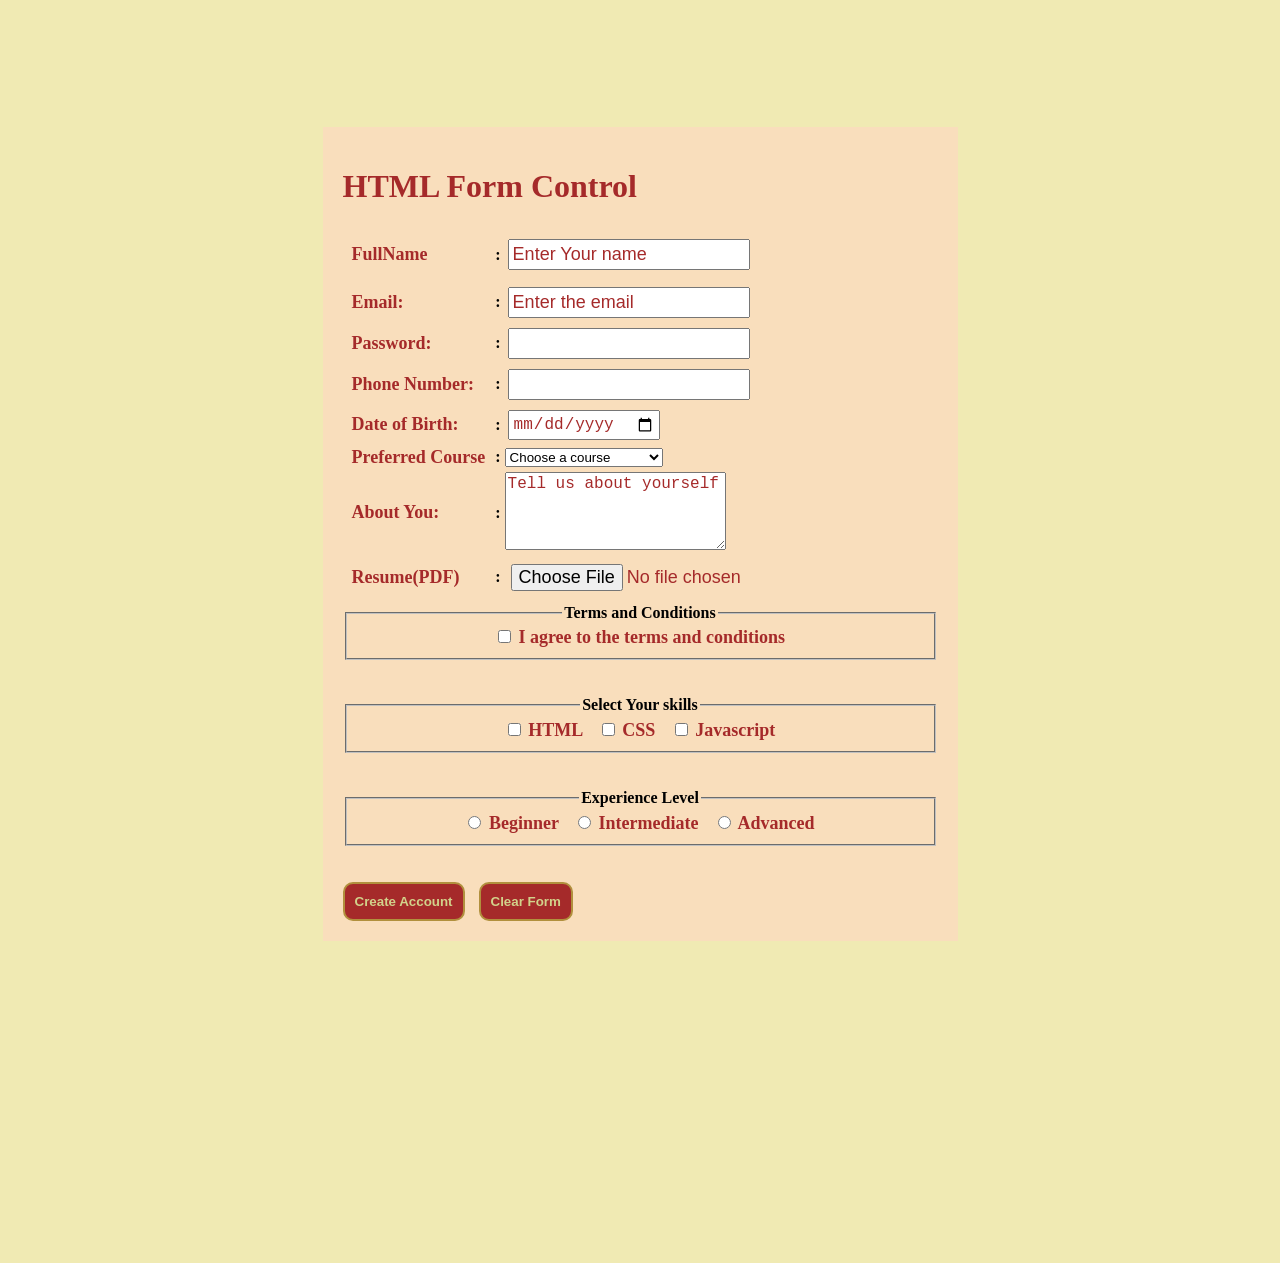
<file: form.html>
<!DOCTYPE html>
<html lang="en">

<head>
    <meta charset="UTF-8">
    <meta name="viewport" content="width=device-width, initial-scale=1.0">
    <title>Form controls</title>
    <link rel="stylesheet" href="style.css">

</head>

<body>
    <main>
        <h1 class="heading" >HTML Form Control </h1>
        <form action="/preferences" method="post">
            <table >
                <tbody>
                <tr>
                    <td><label for="fullname">FullName</label></td>
                    <td><p>:</p></td>
                    <td><input type="text" id="fullname" minlength="2" maxlength="15" required placeholder="Enter Your name"></td>
                </tr>
                <tr>
                    <td><label for="email">Email:</label></td>
                    <td>:</td>
                    <td><input type="email" required id="email" name="email" placeholder="Enter the email"></td>
                </tr>
                <tr>
                    <td><label for="password">Password:</label></td>
                    <td>:</td>
                    <td><input type="password" required id="password" name="password" minlength="8" maxlength="10"></td>
                </tr>
                <tr>
                    <td><label for="phone">Phone Number:</label></td>
                    <td>:</td>
                    <td><input type="tel" id="phone" name="phone" pattern="[0-9]{10}" title="enter a 10-digit Number"></td>
                </tr>
                <tr>
                    <td><label for="dob">Date of Birth:</label></td>
                    <td>:</td>
                    <td><input type="date" id="dob" name="dob" required></td>
                </tr>
                <tr>
                    <td><label for="course">Preferred Course</label></td>
                    <td>:</td>
                    <td>
                        <select name="course" id="course" required>
                            <option value="">Choose a course</option>
                            <option value="html">HTML &amp CSS</option>
                            <option value="js">Javascript</option>
                            <option value="Frontend">Frontend Development</option>
                        </select>
                    </td>
                </tr>
                <tr>
                    <td><label for="bio">About You:</label></td>
                    <td>:</td>
                    <td><textarea name="bio" id="bio" placeholder="Tell us about yourself" rows="4" maxlength="200"></textarea></td>
                </tr>
                <tr>
                    <td><label for="resume">Resume(PDF)</label></td>
                    <td>:</td>
                    <td><input type="file" id="resume" name="resume" accept=".pdf,application/pdf" required></td>
                </tr>
                <tr>
                    <td></td>
                </tr>
                </tbody>

            </table>
            

            <fieldset>
                <legend>Terms and Conditions</legend>
                <label for="terms">
                    <input type="checkbox" id="terms" name="terms" value="accepted" required>
                    I agree to the terms and conditions
                </label>
            </fieldset>
            <br><br>

            <fieldset>
                <legend>Select Your skills</legend>
                <label for="skill-html">
                    <input type="checkbox" id="skill-html" name="skills" value="html">
                    HTML
                </label>
                <label for="skill-css">
                    <input type="checkbox" id="skill-css" name="skills" value="css">
                    CSS
                </label>
                <label for="skill-js">
                    <input type="checkbox" id="skill-js" name="skills" value="js">
                    Javascript
                </label>
            </fieldset>
            <br><br>

            <fieldset>
                <legend>Experience Level</legend>
                <label for="level-beginner">
                    <input type="radio" id="level-beginner" name="level" value="beginner" required>
                    Beginner
                </label>
                <label for="level-intermediate">
                    <input type="radio" id="level-intermediate" name="level" value="intermediate" required>
                    Intermediate
                </label>
                <label for="level-advanced">
                    <input type="radio" id="level-advanced" name="level" value="advanced" required>
                    Advanced
                </label>
            </fieldset>
            <br><br>

            <button type="submit">Create Account</button>
            <button type="reset">Clear Form</button>
        </form>
    </main>
</body>

</html>
</file>
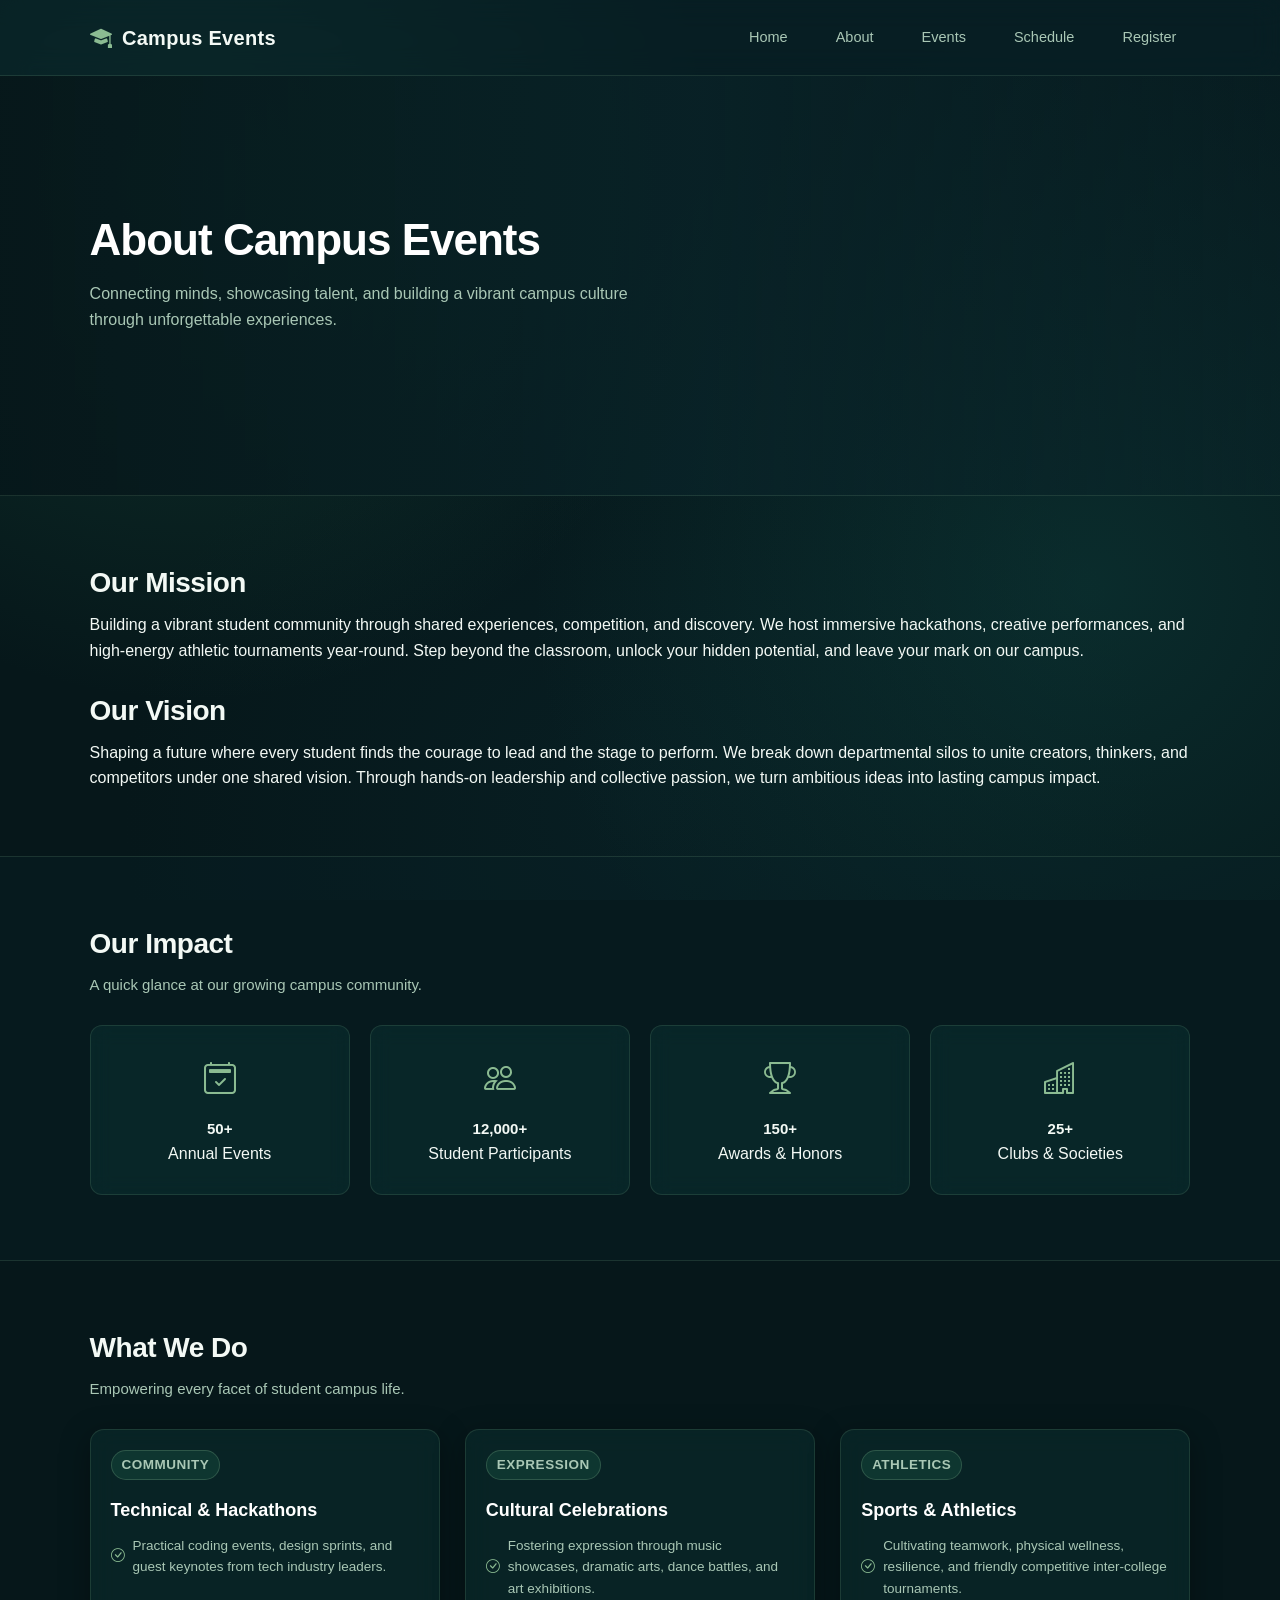
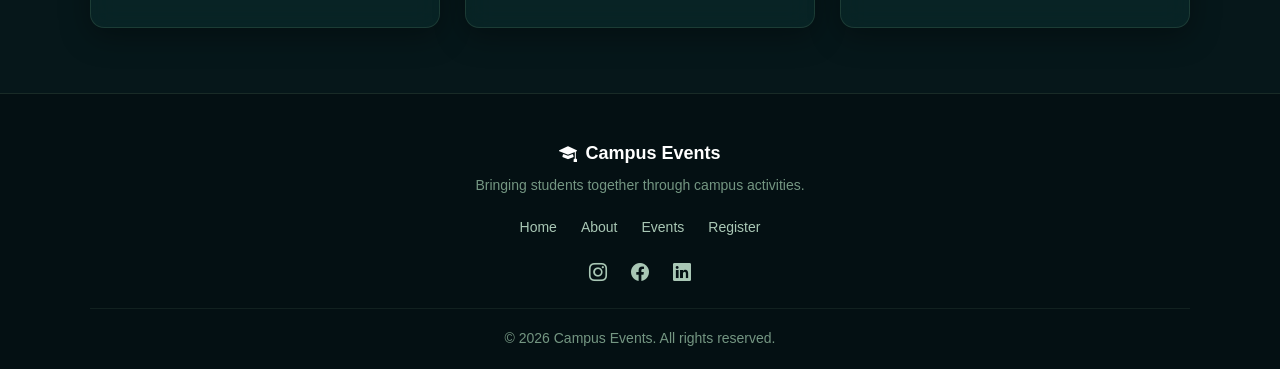
<file: task1/about.html>
<!DOCTYPE html>
<html lang="en">
<head>
    <meta charset="UTF-8">
    <meta name="viewport" content="width=device-width, initial-scale=1.0">
    <title>About Us - Campus Events</title>
    <link rel="stylesheet" href="https://cdn.jsdelivr.net/npm/bootstrap-icons@1.11.3/font/bootstrap-icons.min.css">
    <link rel="stylesheet" href="./style.css">
</head>

<body>
    <!-- NAVBAR -->
    <header class="navbar">
        <a href="index.html" class="logo">
            <i class="bi bi-mortarboard-fill"></i>
            Campus Events
        </a>

        <nav class="links">
            <a href="index.html">Home</a>
            <a href="about.html" class="active">About</a>
            <a href="events.html">Events</a>
            <a href="schedule.html">Schedule</a>
            <a href="register.html">Register</a>
        </nav>
    </header>

    <!-- HERO BANNER -->
    <section class="banner page-banner">
        <div>
            <h1>About Campus Events</h1>
            <p>
                Connecting minds, showcasing talent, and building a vibrant campus culture through unforgettable experiences.
            </p>
        </div>
    </section>

    <!-- MISSION & VISION -->
    <section class="section">
        <div class="about-grid">
            <div class="about-card">
               
                <h2>Our Mission</h2>
                <p>
                    Building a vibrant student community through shared experiences, competition, and discovery.

We host immersive hackathons, creative performances, and high-energy athletic tournaments year-round.

Step beyond the classroom, unlock your hidden potential, and leave your mark on our campus.
                </p><br>
            </div>

            <div class="about-card">
                 <h2>Our Vision</h2>
                
                <p>
                    Shaping a future where every student finds the courage to lead and the stage to perform.

We break down departmental silos to unite creators, thinkers, and competitors under one shared vision.

Through hands-on leadership and collective passion, we turn ambitious ideas into lasting campus impact.
                </p>
            </div>
        </div>
    </section>

    <!-- IMPACT STATS -->
    <section class="section categories">
        <h2>Our Impact</h2>
        <p class="subtitle">A quick glance at our growing campus community.</p>

        <div class="category-list">
            <div class="category stat-item">
                <i class="bi bi-calendar2-check"></i>
                <h3>50+</h3>
                <p>Annual Events</p>
            </div>

            <div class="category stat-item">
                <i class="bi bi-people"></i>
                <h3>12,000+</h3>
                <p>Student Participants</p>
            </div>

            <div class="category stat-item">
                <i class="bi bi-trophy"></i>
                <h3>150+</h3>
                <p>Awards & Honors</p>
            </div>

            <div class="category stat-item">
                <i class="bi bi-buildings"></i>
                <h3>25+</h3>
                <p>Clubs & Societies</p>
            </div>
        </div>
    </section>

    <!-- WHAT WE DO -->
    <section class="section">
        <h2>What We Do</h2>
        <p class="subtitle">Empowering every facet of student campus life.</p>

        <div class="event-list">
            <div class="event">
                <div class="event-info">
                    <p class="tag">Community</p>
                    <h3>Technical & Hackathons</h3>
                    <p><i class="bi bi-check-circle"></i> Practical coding events, design sprints, and guest keynotes from tech industry leaders.</p>
                </div>
            </div>

            <div class="event">
                <div class="event-info">
                    <p class="tag">Expression</p>
                    <h3>Cultural Celebrations</h3>
                    <p><i class="bi bi-check-circle"></i> Fostering expression through music showcases, dramatic arts, dance battles, and art exhibitions.</p>
                </div>
            </div>

            <div class="event">
                <div class="event-info">
                    <p class="tag">Athletics</p>
                    <h3>Sports & Athletics</h3>
                    <p><i class="bi bi-check-circle"></i> Cultivating teamwork, physical wellness, resilience, and friendly competitive inter-college tournaments.</p>
                </div>
            </div>
        </div>
    </section>

    <!-- FOOTER -->
    <footer class="footer">
        <h3><i class="bi bi-mortarboard-fill"></i> Campus Events</h3>
        <p>Bringing students together through campus activities.</p>

        <div class="footer-links">
            <a href="index.html">Home</a>
            <a href="about.html">About</a>
            <a href="events.html">Events</a>
            <a href="register.html">Register</a>
        </div>

        <div class="social">
            <a href="#" aria-label="Instagram"><i class="bi bi-instagram"></i></a>
            <a href="#" aria-label="Facebook"><i class="bi bi-facebook"></i></a>
            <a href="#" aria-label="LinkedIn"><i class="bi bi-linkedin"></i></a>
        </div>

        <p class="copyright">&copy; 2026 Campus Events. All rights reserved.</p>
    </footer>
</body>

</html>
</file>
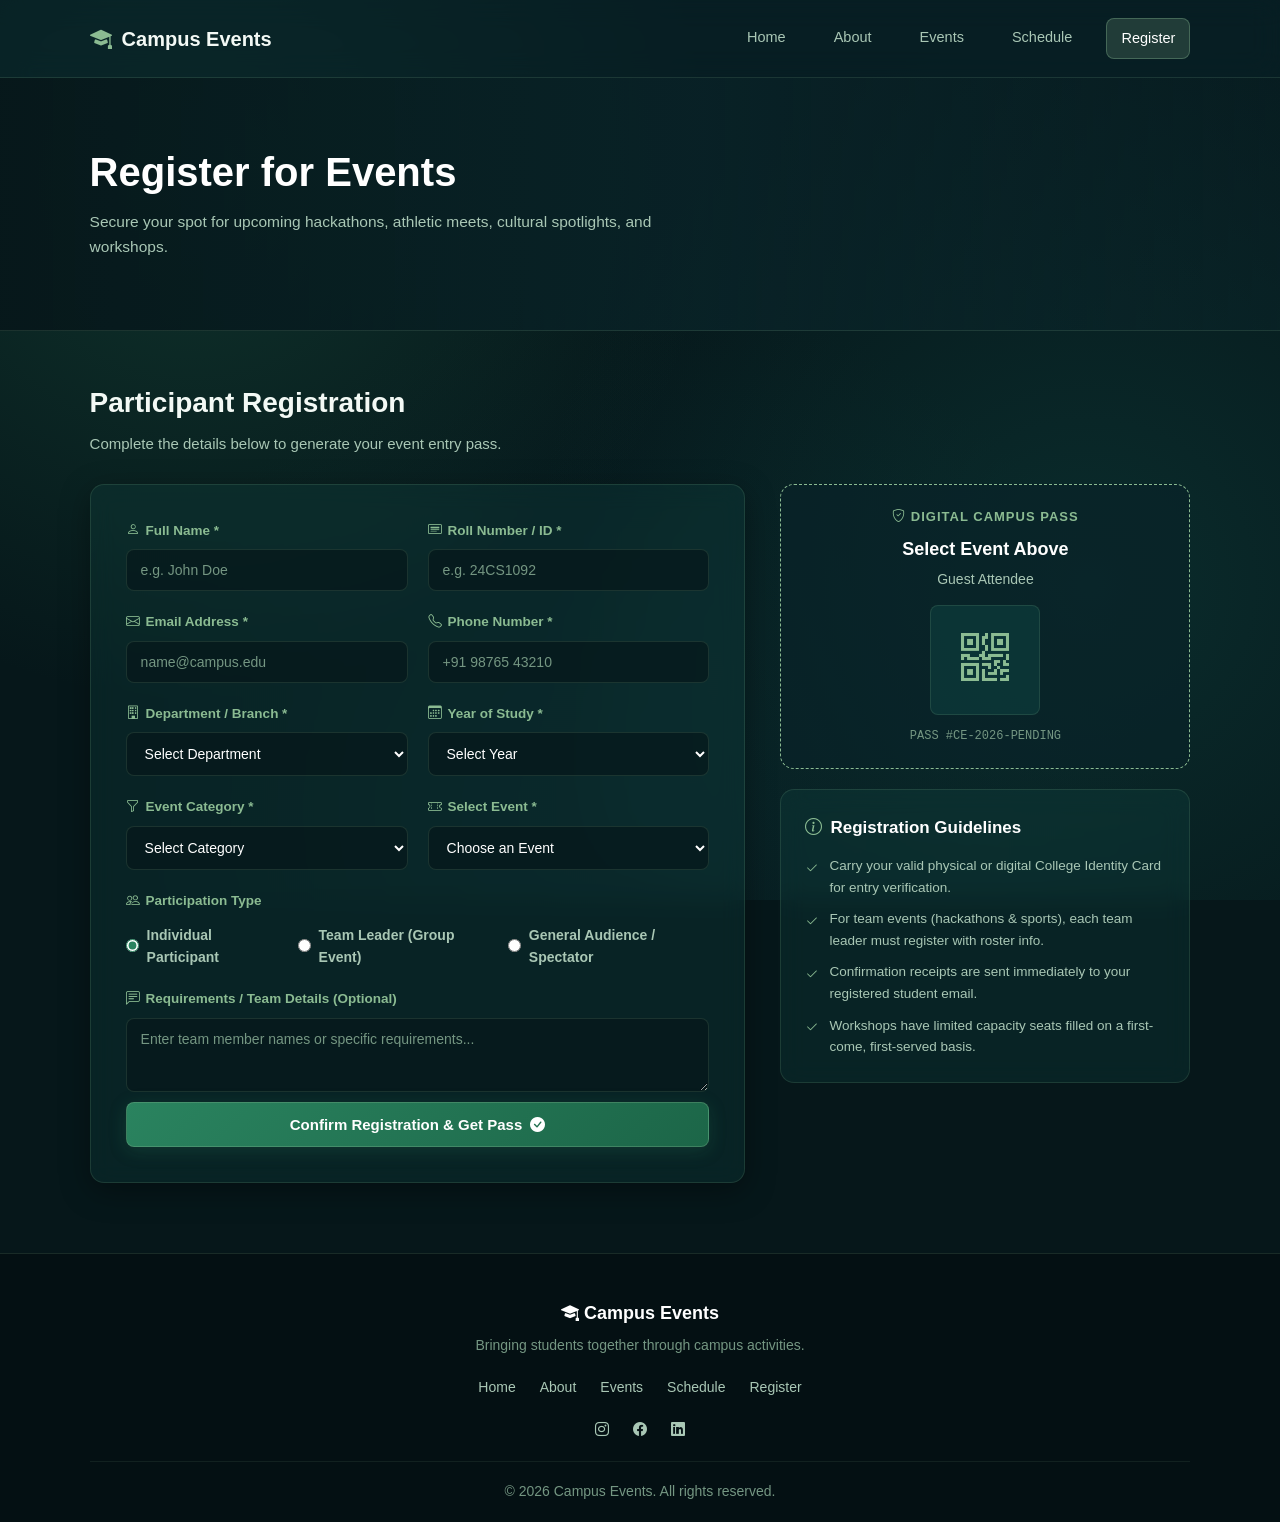
<file: task1/register.html>
<!DOCTYPE html>
<html lang="en">

<head>
    <meta charset="UTF-8">
    <meta name="viewport" content="width=device-width, initial-scale=1.0">
    <title>Event Registration - Campus Events</title>
    <link rel="stylesheet" href="https://cdn.jsdelivr.net/npm/bootstrap-icons@1.11.3/font/bootstrap-icons.min.css">
    <style>
        * {
            margin: 0;
            padding: 0;
            box-sizing: border-box;
        }

        :root {
            --bg-dark:          #06171a;
            --primary-teal:     #092328;
            --surface-teal:     #12544F;
            --accent-emerald:   #2A835F;
            --accent-sage:      #8BBB92;

            --card-bg:          rgba(18, 84, 79, 0.22);
            --card-border:      rgba(139, 187, 146, 0.16);
            --glow-effect:      rgba(42, 131, 95, 0.22);
            --text-primary:     #F3F9F5;
            --text-secondary:   #A9C7B5;
            --text-muted:       #749682;
        }

        body {
            font-family: 'Segoe UI', Roboto, Helvetica, Arial, sans-serif;
            color: var(--text-primary);
            background-color: var(--bg-dark);
            background-image: 
                radial-gradient(circle at 15% 20%, rgba(42, 131, 95, 0.25) 0%, transparent 40%),
                radial-gradient(circle at 85% 65%, rgba(18, 84, 79, 0.35) 0%, transparent 45%),
                radial-gradient(circle at 50% 90%, rgba(9, 35, 40, 0.6) 0%, transparent 50%);
            background-attachment: fixed;
            line-height: 1.6;
        }

        a {
            text-decoration: none;
            color: var(--accent-sage);
            transition: 0.25s ease;
        }

        h2 {
            font-size: 28px;
            margin-bottom: 6px;
            color: var(--text-primary);
            font-weight: 700;
        }

        .subtitle {
            color: var(--text-secondary);
            margin-bottom: 28px;
            font-size: 15px;
        }

        /* NAVBAR */
        .navbar {
            display: flex;
            justify-content: space-between;
            align-items: center;
            padding: 18px 7%;
            background: rgba(9, 35, 40, 0.65);
            backdrop-filter: blur(14px);
            -webkit-backdrop-filter: blur(14px);
            border-bottom: 1px solid var(--card-border);
            position: sticky;
            top: 0;
            z-index: 100;
        }

        .logo {
            display: flex;
            align-items: center;
            gap: 10px;
            font-size: 20px;
            font-weight: 700;
            color: var(--text-primary);
        }

        .logo i {
            color: var(--accent-sage);
            font-size: 22px;
        }

        .links {
            display: flex;
            gap: 20px;
        }

        .links a {
            color: var(--text-secondary);
            font-size: 14.5px;
            font-weight: 500;
            padding: 8px 14px;
            border-radius: 8px;
            transition: 0.3s ease;
        }

        .links a:hover {
            color: #FFFFFF;
            background: rgba(139, 187, 146, 0.12);
        }

        .links a.active {
            color: #FFFFFF;
            background: rgba(139, 187, 146, 0.2);
            border: 1px solid rgba(139, 187, 146, 0.35);
        }

        /* HERO BANNER */
        .banner {
            padding: 70px 7%;
            min-height: 240px;
            display: flex;
            align-items: center;
            background:
                linear-gradient(
                    90deg,
                    rgba(6, 23, 26, 0.95) 0%,
                    rgba(9, 35, 40, 0.82) 55%,
                    rgba(9, 35, 40, 0.45) 100%
                ),
                url("https://images.pexels.com/photos/34887674/pexels-photo-34887674/free-photo-of-historic-university-building-front-view.jpeg?auto=compress&w=1260&h=750&dpr=1")
                center/cover no-repeat;
            border-bottom: 1px solid var(--card-border);
        }

        .banner div {
            max-width: 580px;
        }

        .banner h1 {
            color: #FFFFFF;
            font-size: 40px;
            line-height: 1.2;
            margin-bottom: 14px;
            font-weight: 800;
        }

        .banner p {
            color: var(--text-secondary);
            font-size: 15.5px;
        }

        /* REGISTRATION CONTAINER */
        .section {
            padding: 50px 7% 70px;
        }

        .register-layout {
            display: grid;
            grid-template-columns: 1.6fr 1fr;
            gap: 35px;
            align-items: start;
        }

        .form-card {
            background: var(--card-bg);
            border: 1px solid var(--card-border);
            border-radius: 14px;
            padding: 35px;
            backdrop-filter: blur(12px);
            -webkit-backdrop-filter: blur(12px);
            box-shadow: 0 8px 30px rgba(0, 0, 0, 0.35);
        }

        .form-grid {
            display: grid;
            grid-template-columns: repeat(2, 1fr);
            gap: 20px;
        }

        .form-group {
            display: flex;
            flex-direction: column;
            gap: 8px;
        }

        .form-group.full-width {
            grid-column: 1 / -1;
        }

        label {
            font-size: 13.5px;
            font-weight: 600;
            color: var(--accent-sage);
            display: flex;
            align-items: center;
            gap: 6px;
        }

        input, select, textarea {
            background: rgba(6, 23, 26, 0.7);
            border: 1px solid var(--card-border);
            border-radius: 8px;
            padding: 12px 14px;
            font-size: 14px;
            color: #FFFFFF;
            outline: none;
            transition: all 0.25s ease;
            font-family: inherit;
        }

        input:focus, select:focus, textarea:focus {
            border-color: var(--accent-sage);
            box-shadow: 0 0 0 3px rgba(42, 131, 95, 0.25);
            background: rgba(9, 35, 40, 0.9);
        }

        select option {
            background: #092328;
            color: #FFFFFF;
        }

        input::placeholder, textarea::placeholder {
            color: var(--text-muted);
        }

        .radio-group {
            display: flex;
            gap: 20px;
            margin-top: 4px;
        }

        .radio-label {
            display: flex;
            align-items: center;
            gap: 8px;
            cursor: pointer;
            font-size: 14px;
            color: var(--text-secondary);
        }

        .radio-label input[type="radio"] {
            accent-color: var(--accent-emerald);
            cursor: pointer;
        }

        /* BUTTON */
        .button {
            display: inline-flex;
            align-items: center;
            justify-content: center;
            gap: 8px;
            background: linear-gradient(135deg, #2A835F 0%, #1c6648 100%);
            color: #FFFFFF;
            padding: 13px 24px;
            font-size: 15px;
            font-weight: 600;
            border-radius: 8px;
            border: 1px solid rgba(139, 187, 146, 0.3);
            box-shadow: 0 4px 18px var(--glow-effect);
            cursor: pointer;
            transition: all 0.3s ease;
            width: 100%;
            margin-top: 10px;
        }

        .button:hover {
            transform: translateY(-2px);
            background: linear-gradient(135deg, #329970 0%, #227956 100%);
            box-shadow: 0 8px 24px rgba(42, 131, 95, 0.45);
        }

        /* INFO & PASS PREVIEW ASIDE */
        .side-info {
            display: flex;
            flex-direction: column;
            gap: 20px;
        }

        .info-card {
            background: var(--card-bg);
            border: 1px solid var(--card-border);
            border-radius: 14px;
            padding: 24px;
            backdrop-filter: blur(12px);
            -webkit-backdrop-filter: blur(12px);
        }

        .info-card h3 {
            font-size: 17px;
            color: #FFFFFF;
            margin-bottom: 14px;
            display: flex;
            align-items: center;
            gap: 8px;
        }

        .info-card h3 i {
            color: var(--accent-sage);
        }

        .guideline-list {
            list-style: none;
            display: flex;
            flex-direction: column;
            gap: 10px;
        }

        .guideline-list li {
            font-size: 13.5px;
            color: var(--text-secondary);
            display: flex;
            align-items: flex-start;
            gap: 10px;
        }

        .guideline-list li i {
            color: var(--accent-sage);
            margin-top: 3px;
        }

        /* DIGITAL BADGE PASS */
        .pass-preview {
            border: 1px dashed var(--accent-sage);
            background: rgba(9, 35, 40, 0.7);
            border-radius: 14px;
            padding: 22px;
            text-align: center;
        }

        .pass-header {
            font-size: 13px;
            text-transform: uppercase;
            letter-spacing: 1px;
            color: var(--accent-sage);
            font-weight: 700;
            margin-bottom: 8px;
        }

        .pass-event-title {
            font-size: 18px;
            font-weight: 700;
            color: #FFFFFF;
            margin-bottom: 4px;
        }

        .pass-user {
            font-size: 14px;
            color: var(--text-secondary);
            margin-bottom: 14px;
        }

        .qr-placeholder {
            width: 110px;
            height: 110px;
            margin: 0 auto 12px;
            background: rgba(18, 84, 79, 0.35);
            border: 1px solid var(--card-border);
            border-radius: 8px;
            display: flex;
            align-items: center;
            justify-content: center;
            color: var(--accent-sage);
            font-size: 48px;
        }

        .pass-id {
            font-size: 12px;
            color: var(--text-muted);
            font-family: monospace;
        }

        /* SUCCESS MESSAGE BANNER */
        .success-box {
            display: none;
            background: rgba(42, 131, 95, 0.25);
            border: 1px solid var(--accent-sage);
            border-radius: 12px;
            padding: 20px;
            margin-top: 20px;
            text-align: center;
        }

        .success-box h4 {
            color: #FFFFFF;
            font-size: 18px;
            margin-bottom: 6px;
        }

        .success-box p {
            color: var(--text-secondary);
            font-size: 14px;
        }

        /* FOOTER */
        .footer {
            text-align: center;
            padding: 45px 7% 20px;
            background: #041013;
            border-top: 1px solid var(--card-border);
            color: var(--text-secondary);
        }

        .footer h3 {
            color: #FFFFFF;
            font-size: 18px;
            margin-bottom: 6px;
        }

        .footer p {
            color: var(--text-muted);
            font-size: 14px;
        }

        .footer-links, .social {
            margin: 20px 0;
            display: flex;
            justify-content: center;
            flex-wrap: wrap;
            gap: 24px;
        }

        .footer-links a, .social a {
            color: var(--text-secondary);
            font-size: 14px;
            transition: 0.3s ease;
        }

        .footer-links a:hover, .social a:hover {
            color: var(--accent-sage);
        }

        .copyright {
            border-top: 1px solid rgba(139, 187, 146, 0.1);
            padding-top: 18px;
            margin-top: 20px;
            font-size: 12px;
            color: var(--text-muted);
        }

        /* RESPONSIVE */
        @media (max-width: 850px) {
            .register-layout {
                grid-template-columns: 1fr;
            }
        }

        @media (max-width: 600px) {
            .navbar {
                flex-direction: column;
                gap: 15px;
            }
            .links {
                flex-wrap: wrap;
                justify-content: center;
            }
            .form-grid {
                grid-template-columns: 1fr;
            }
            .form-card {
                padding: 24px 18px;
            }
        }
    </style>
</head>

<body>
    <!-- NAVBAR -->
    <header class="navbar">
        <a href="index.html" class="logo">
            <i class="bi bi-mortarboard-fill"></i>
            Campus Events
        </a>

        <nav class="links">
            <a href="index.html">Home</a>
            <a href="about.html">About</a>
            <a href="events.html">Events</a>
            <a href="schedule.html">Schedule</a>
            <a href="register.html" class="active">Register</a>
        </nav>
    </header>

    <!-- HERO BANNER -->
    <section class="banner">
        <div>
            <h1>Register for Events</h1>
            <p>Secure your spot for upcoming hackathons, athletic meets, cultural spotlights, and workshops.</p>
        </div>
    </section>

    <!-- MAIN REGISTRATION FORM -->
    <section class="section">
        <h2>Participant Registration</h2>
        <p class="subtitle">Complete the details below to generate your event entry pass.</p>

        <div class="register-layout">
            
            <!-- FORM CARD -->
            <div class="form-card">
                <form id="registrationForm">
                    <div class="form-grid">
                        
                        <!-- Full Name -->
                        <div class="form-group">
                            <label for="fullName"><i class="bi bi-person"></i> Full Name *</label>
                            <input type="text" id="fullName" placeholder="e.g. John Doe" required>
                        </div>

                        <!-- Student Roll / ID -->
                        <div class="form-group">
                            <label for="studentId"><i class="bi bi-card-heading"></i> Roll Number / ID *</label>
                            <input type="text" id="studentId" placeholder="e.g. 24CS1092" required>
                        </div>

                        <!-- Email -->
                        <div class="form-group">
                            <label for="email"><i class="bi bi-envelope"></i> Email Address *</label>
                            <input type="email" id="email" placeholder="name@campus.edu" required>
                        </div>

                        <!-- Phone -->
                        <div class="form-group">
                            <label for="phone"><i class="bi bi-telephone"></i> Phone Number *</label>
                            <input type="tel" id="phone" placeholder="+91 98765 43210" required>
                        </div>

                        <!-- Department -->
                        <div class="form-group">
                            <label for="department"><i class="bi bi-building"></i> Department / Branch *</label>
                            <select id="department" required>
                                <option value="" disabled selected>Select Department</option>
                                <option value="Computer Science">Computer Science & Engineering</option>
                                <option value="Information Technology">Information Technology</option>
                                <option value="Electronics">Electronics & Communication</option>
                                <option value="Mechanical">Mechanical Engineering</option>
                                <option value="Biotechnology">Biotechnology</option>
                                <option value="Business Management">Business & Management</option>
                                <option value="Arts & Humanities">Arts & Humanities</option>
                            </select>
                        </div>

                        <!-- Year of Study -->
                        <div class="form-group">
                            <label for="year"><i class="bi bi-calendar3"></i> Year of Study *</label>
                            <select id="year" required>
                                <option value="" disabled selected>Select Year</option>
                                <option value="1st Year">1st Year (Freshman)</option>
                                <option value="2nd Year">2nd Year (Sophomore)</option>
                                <option value="3rd Year">3rd Year (Junior)</option>
                                <option value="4th Year">4th Year (Senior)</option>
                                <option value="Postgraduate">Postgraduate / Masters</option>
                            </select>
                        </div>

                        <!-- Category Selector -->
                        <div class="form-group">
                            <label for="eventCategory"><i class="bi bi-funnel"></i> Event Category *</label>
                            <select id="eventCategory" required>
                                <option value="" disabled selected>Select Category</option>
                                <option value="Technical">Technical</option>
                                <option value="Cultural">Cultural</option>
                                <option value="Sports">Sports</option>
                                <option value="Workshops">Workshops</option>
                            </select>
                        </div>

                        <!-- Specific Event Select (Dynamically Populated) -->
                        <div class="form-group">
                            <label for="selectedEvent"><i class="bi bi-ticket-perforated"></i> Select Event *</label>
                            <select id="selectedEvent" required>
                                <option value="" disabled selected>Choose an Event</option>
                                <option value="Tech Fest 2026">Tech Fest 2026 (Oct 15)</option>
                                <option value="Cultural Day">Cultural Day (Oct 20)</option>
                                <option value="Sports Meet">Inter-College Sports Meet (Oct 28)</option>
                                <option value="AI & ML Bootcamp">AI & ML Bootcamp (Nov 05)</option>
                                <option value="Acoustic Night & Bands">Acoustic Night & Bands (Nov 12)</option>
                                <option value="RoboWars & Drone Racing">RoboWars & Drone Racing (Nov 18)</option>
                            </select>
                        </div>

                        <!-- Participation Type -->
                        <div class="form-group full-width">
                            <label><i class="bi bi-people"></i> Participation Type</label>
                            <div class="radio-group">
                                <label class="radio-label">
                                    <input type="radio" name="participationType" value="Individual" checked> Individual Participant
                                </label>
                                <label class="radio-label">
                                    <input type="radio" name="participationType" value="Team Leader"> Team Leader (Group Event)
                                </label>
                                <label class="radio-label">
                                    <input type="radio" name="participationType" value="Audience"> General Audience / Spectator
                                </label>
                            </div>
                        </div>

                        <!-- Special Notes -->
                        <div class="form-group full-width">
                            <label for="notes"><i class="bi bi-chat-left-text"></i> Requirements / Team Details (Optional)</label>
                            <textarea id="notes" rows="3" placeholder="Enter team member names or specific requirements..."></textarea>
                        </div>

                    </div>

                    <button type="submit" class="button" id="submitBtn">
                        Confirm Registration & Get Pass <i class="bi bi-check-circle-fill"></i>
                    </button>
                </form>

                <!-- Confirmation Alert -->
                <div class="success-box" id="successBox">
                    <i class="bi bi-patch-check-fill" style="font-size: 32px; color: var(--accent-sage); margin-bottom: 8px; display: inline-block;"></i>
                    <h4>Registration Confirmed!</h4>
                    <p id="successMessage">Your pass has been generated. Please save your registration details shown on the right.</p>
                </div>
            </div>

            <!-- RIGHT ASIDE: PASS & GUIDELINES -->
            <div class="side-info">
                
                <!-- Live Pass Preview -->
                <div class="pass-preview">
                    <div class="pass-header"><i class="bi bi-shield-check"></i> Digital Campus Pass</div>
                    <div class="pass-event-title" id="badgeEvent">Select Event Above</div>
                    <div class="pass-user" id="badgeName">Guest Attendee</div>
                    <div class="qr-placeholder">
                        <i class="bi bi-qr-code"></i>
                    </div>
                    <div class="pass-id" id="badgeId">PASS #CE-2026-PENDING</div>
                </div>

                <!-- Guidelines Card -->
                <div class="info-card">
                    <h3><i class="bi bi-info-circle"></i> Registration Guidelines</h3>
                    <ul class="guideline-list">
                        <li>
                            <i class="bi bi-check2"></i>
                            <span>Carry your valid physical or digital College Identity Card for entry verification.</span>
                        </li>
                        <li>
                            <i class="bi bi-check2"></i>
                            <span>For team events (hackathons & sports), each team leader must register with roster info.</span>
                        </li>
                        <li>
                            <i class="bi bi-check2"></i>
                            <span>Confirmation receipts are sent immediately to your registered student email.</span>
                        </li>
                        <li>
                            <i class="bi bi-check2"></i>
                            <span>Workshops have limited capacity seats filled on a first-come, first-served basis.</span>
                        </li>
                    </ul>
                </div>

            </div>

        </div>
    </section>

    <!-- FOOTER -->
    <footer class="footer">
        <h3><i class="bi bi-mortarboard-fill"></i> Campus Events</h3>
        <p>Bringing students together through campus activities.</p>

        <div class="footer-links">
            <a href="index.html">Home</a>
            <a href="about.html">About</a>
            <a href="events.html">Events</a>
            <a href="schedule.html">Schedule</a>
            <a href="register.html">Register</a>
        </div>

        <div class="social">
            <a href="#" aria-label="Instagram"><i class="bi bi-instagram"></i></a>
            <a href="#" aria-label="Facebook"><i class="bi bi-facebook"></i></a>
            <a href="#" aria-label="LinkedIn"><i class="bi bi-linkedin"></i></a>
        </div>

        <p class="copyright">&copy; 2026 Campus Events. All rights reserved.</p>
    </footer>

    <!-- INTERACTION JAVASCRIPT -->
    <script>
        document.addEventListener("DOMContentLoaded", () => {
            const form = document.getElementById("registrationForm");
            const fullNameInput = document.getElementById("fullName");
            const eventCategorySelect = document.getElementById("eventCategory");
            const selectedEventSelect = document.getElementById("selectedEvent");
            const badgeEvent = document.getElementById("badgeEvent");
            const badgeName = document.getElementById("badgeName");
            const badgeId = document.getElementById("badgeId");
            const successBox = document.getElementById("successBox");
            const successMessage = document.getElementById("successMessage");
            const submitBtn = document.getElementById("submitBtn");

            // Event mapping per category
            const eventMap = {
                Technical: [
                    "Tech Fest 2026",
                    "RoboWars & Drone Racing",
                    "Flagship 24-hr Hackathon"
                ],
                Cultural: [
                    "Cultural Day",
                    "Acoustic Night & Bands",
                    "Dance & Theatrics Showcase"
                ],
                Sports: [
                    "Inter-College Sports Meet",
                    "Track & Field Sprint Finals",
                    "Inter-College Football Final"
                ],
                Workshops: [
                    "AI & Machine Learning Bootcamp",
                    "Model Deployment Workshop",
                    "Creative Design & UI Masterclass"
                ]
            };

            // Dynamic event population based on category selection
            eventCategorySelect.addEventListener("change", () => {
                const category = eventCategorySelect.value;
                selectedEventSelect.innerHTML = '<option value="" disabled selected>Choose an Event</option>';

                if (eventMap[category]) {
                    eventMap[category].forEach(evt => {
                        const opt = document.createElement("option");
                        opt.value = evt;
                        opt.textContent = evt;
                        selectedEventSelect.appendChild(opt);
                    });
                }
            });

            // Live preview update
            fullNameInput.addEventListener("input", () => {
                badgeName.textContent = fullNameInput.value.trim() || "Guest Attendee";
            });

            selectedEventSelect.addEventListener("change", () => {
                badgeEvent.textContent = selectedEventSelect.value;
            });

            // Form submission handler
            form.addEventListener("submit", (e) => {
                e.preventDefault();

                const randomCode = Math.floor(1000 + Math.random() * 9000);
                const generatedId = `CE-2026-${randomCode}`;
                
                badgeId.textContent = `PASS #${generatedId}`;
                badgeName.textContent = fullNameInput.value.trim();
                badgeEvent.textContent = selectedEventSelect.value;

                submitBtn.disabled = true;
                submitBtn.innerHTML = '<i class="bi bi-check2-circle"></i> Registered Successfully';
                
                successMessage.textContent = `Thank you, ${fullNameInput.value.trim()}! Your registration for ${selectedEventSelect.value} has been confirmed. Pass ID: ${generatedId}`;
                successBox.style.display = "block";

                // Smooth scroll to confirmation message
                successBox.scrollIntoView({ behavior: 'smooth', block: 'nearest' });
            });
        });
    </script>
</body>

</html>
</file>
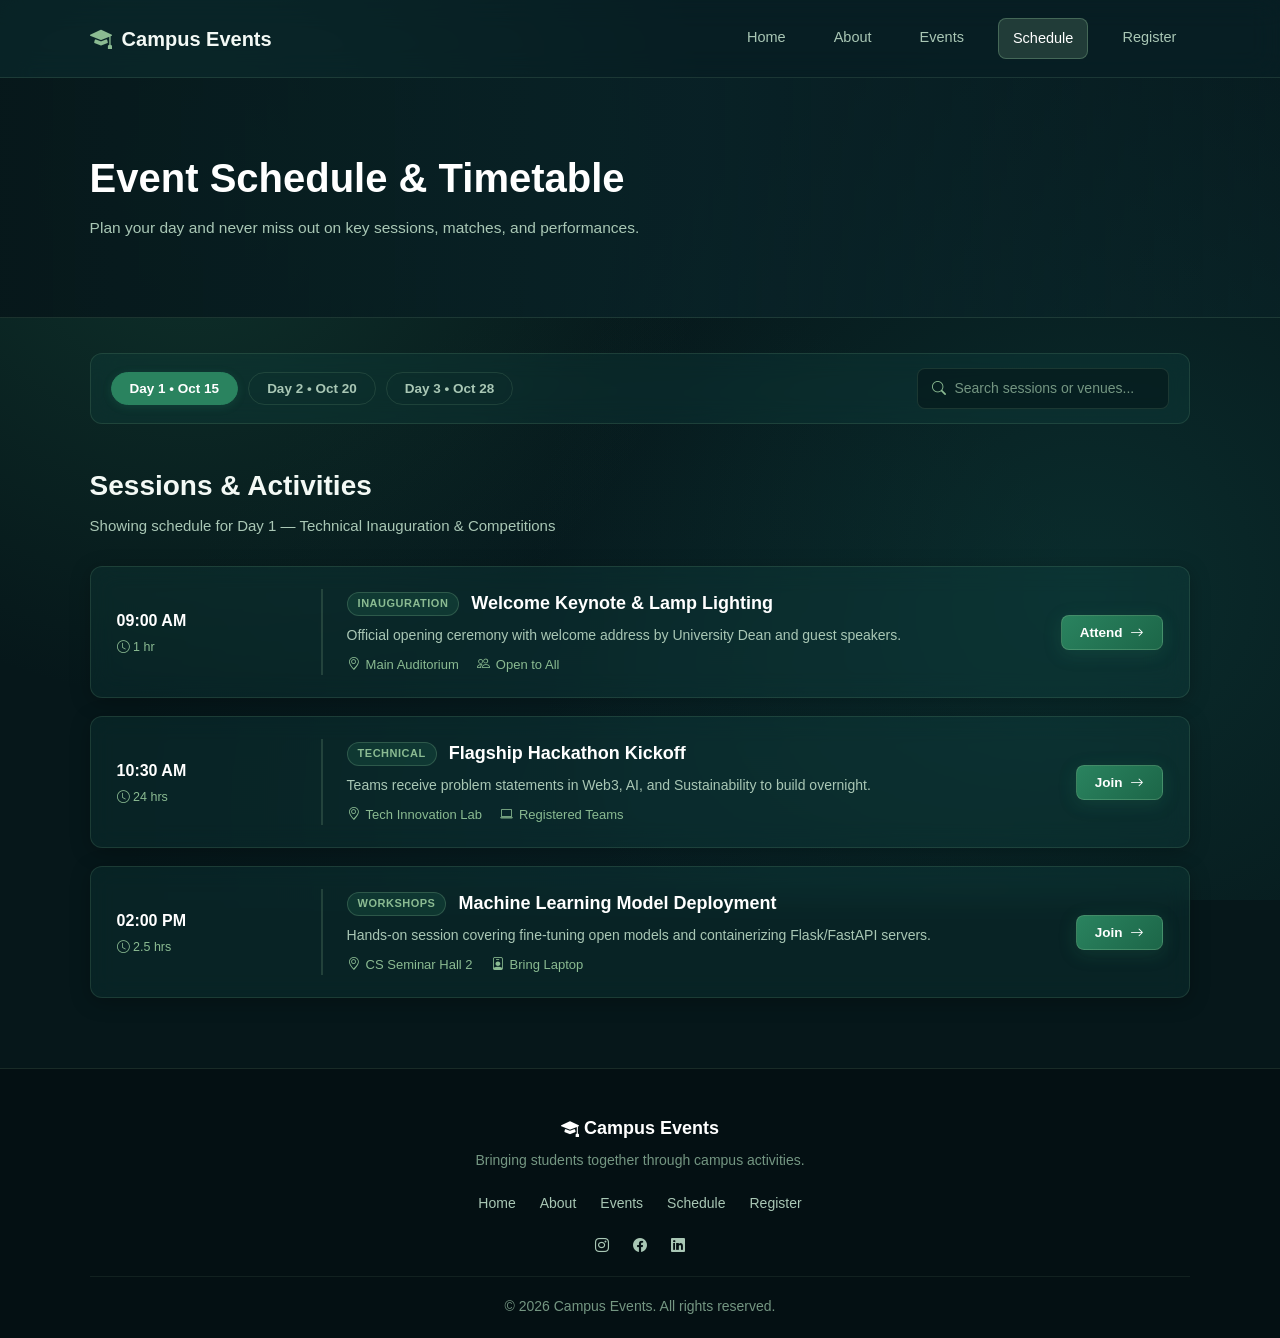
<file: task1/schedule.html>
<!DOCTYPE html>
<html lang="en">

<head>
    <meta charset="UTF-8">
    <meta name="viewport" content="width=device-width, initial-scale=1.0">
    <title>Event Schedule - Campus Events</title>
    <link rel="stylesheet" href="https://cdn.jsdelivr.net/npm/bootstrap-icons@1.11.3/font/bootstrap-icons.min.css">
    <style>
        * {
            margin: 0;
            padding: 0;
            box-sizing: border-box;
        }

        :root {
            --bg-dark:          #06171a;
            --primary-teal:     #092328;
            --surface-teal:     #12544F;
            --accent-emerald:   #2A835F;
            --accent-sage:      #8BBB92;

            --card-bg:          rgba(18, 84, 79, 0.22);
            --card-border:      rgba(139, 187, 146, 0.16);
            --glow-effect:      rgba(42, 131, 95, 0.22);
            --text-primary:     #F3F9F5;
            --text-secondary:   #A9C7B5;
            --text-muted:       #749682;
        }

        body {
            font-family: 'Segoe UI', Roboto, Helvetica, Arial, sans-serif;
            color: var(--text-primary);
            background-color: var(--bg-dark);
            background-image: 
                radial-gradient(circle at 15% 20%, rgba(42, 131, 95, 0.25) 0%, transparent 40%),
                radial-gradient(circle at 85% 65%, rgba(18, 84, 79, 0.35) 0%, transparent 45%),
                radial-gradient(circle at 50% 90%, rgba(9, 35, 40, 0.6) 0%, transparent 50%);
            background-attachment: fixed;
            line-height: 1.6;
        }

        a {
            text-decoration: none;
            color: var(--accent-sage);
            transition: 0.25s ease;
        }

        h2 {
            font-size: 28px;
            margin-bottom: 6px;
            color: var(--text-primary);
            font-weight: 700;
        }

        .subtitle {
            color: var(--text-secondary);
            margin-bottom: 28px;
            font-size: 15px;
        }

        /* NAVBAR */
        .navbar {
            display: flex;
            justify-content: space-between;
            align-items: center;
            padding: 18px 7%;
            background: rgba(9, 35, 40, 0.65);
            backdrop-filter: blur(14px);
            -webkit-backdrop-filter: blur(14px);
            border-bottom: 1px solid var(--card-border);
            position: sticky;
            top: 0;
            z-index: 100;
        }

        .logo {
            display: flex;
            align-items: center;
            gap: 10px;
            font-size: 20px;
            font-weight: 700;
            color: var(--text-primary);
        }

        .logo i {
            color: var(--accent-sage);
            font-size: 22px;
        }

        .links {
            display: flex;
            gap: 20px;
        }

        .links a {
            color: var(--text-secondary);
            font-size: 14.5px;
            font-weight: 500;
            padding: 8px 14px;
            border-radius: 8px;
            transition: 0.3s ease;
        }

        .links a:hover {
            color: #FFFFFF;
            background: rgba(139, 187, 146, 0.12);
        }

        .links a.active {
            color: #FFFFFF;
            background: rgba(139, 187, 146, 0.2);
            border: 1px solid rgba(139, 187, 146, 0.35);
        }

        /* HERO BANNER */
        .banner {
            padding: 70px 7%;
            min-height: 240px;
            display: flex;
            align-items: center;
            background:
                linear-gradient(
                    90deg,
                    rgba(6, 23, 26, 0.95) 0%,
                    rgba(9, 35, 40, 0.82) 55%,
                    rgba(9, 35, 40, 0.45) 100%
                ),
                url("https://images.pexels.com/photos/34887674/pexels-photo-34887674/free-photo-of-historic-university-building-front-view.jpeg?auto=compress&w=1260&h=750&dpr=1")
                center/cover no-repeat;
            border-bottom: 1px solid var(--card-border);
        }

        .banner div {
            max-width: 580px;
        }

        .banner h1 {
            color: #FFFFFF;
            font-size: 40px;
            line-height: 1.2;
            margin-bottom: 14px;
            font-weight: 800;
        }

        .banner p {
            color: var(--text-secondary);
            font-size: 15.5px;
        }

        /* CONTROLS (DAY TABS & SEARCH) */
        .schedule-controls {
            padding: 35px 7% 0;
        }

        .controls-wrapper {
            display: flex;
            justify-content: space-between;
            align-items: center;
            gap: 15px;
            flex-wrap: wrap;
            background: var(--card-bg);
            border: 1px solid var(--card-border);
            padding: 14px 20px;
            border-radius: 12px;
            backdrop-filter: blur(12px);
            -webkit-backdrop-filter: blur(12px);
        }

        .day-tabs {
            display: flex;
            gap: 10px;
            flex-wrap: wrap;
        }

        .day-btn {
            background: transparent;
            border: 1px solid var(--card-border);
            color: var(--text-secondary);
            padding: 8px 18px;
            border-radius: 20px;
            font-size: 13.5px;
            cursor: pointer;
            font-weight: 600;
            transition: 0.25s ease;
        }

        .day-btn:hover {
            color: #FFFFFF;
            border-color: var(--accent-sage);
            background: rgba(139, 187, 146, 0.1);
        }

        .day-btn.active {
            background: var(--accent-emerald);
            color: #FFFFFF;
            border-color: var(--accent-emerald);
            box-shadow: 0 2px 8px var(--glow-effect);
        }

        .search-box {
            display: flex;
            align-items: center;
            gap: 8px;
            background: rgba(6, 23, 26, 0.6);
            border: 1px solid var(--card-border);
            padding: 8px 14px;
            border-radius: 8px;
        }

        .search-box i {
            color: var(--accent-sage);
            font-size: 14px;
        }

        .search-box input {
            background: transparent;
            border: none;
            outline: none;
            color: #FFFFFF;
            font-size: 14px;
            width: 200px;
        }

        .search-box input::placeholder {
            color: var(--text-muted);
        }

        /* SCHEDULE TIMELINE */
        .section {
            padding: 40px 7% 70px;
        }

        .timeline-container {
            display: flex;
            flex-direction: column;
            gap: 18px;
            margin-top: 10px;
        }

        .timeline-item {
            display: grid;
            grid-template-columns: 180px 1fr auto;
            align-items: center;
            gap: 24px;
            background: var(--card-bg);
            border: 1px solid var(--card-border);
            border-radius: 12px;
            padding: 22px 26px;
            backdrop-filter: blur(12px);
            -webkit-backdrop-filter: blur(12px);
            box-shadow: 0 4px 20px rgba(0, 0, 0, 0.25);
            transition: all 0.3s ease;
        }

        .timeline-item:hover {
            border-color: rgba(139, 187, 146, 0.45);
            transform: translateX(4px);
            box-shadow: 0 8px 25px rgba(42, 131, 95, 0.2);
        }

        .timeline-time {
            display: flex;
            flex-direction: column;
            gap: 4px;
        }

        .timeline-time .time {
            font-size: 16px;
            font-weight: 700;
            color: #FFFFFF;
        }

        .timeline-time .duration {
            font-size: 12.5px;
            color: var(--accent-sage);
        }

        .timeline-content {
            border-left: 2px solid rgba(139, 187, 146, 0.2);
            padding-left: 24px;
        }

        .timeline-header {
            display: flex;
            align-items: center;
            gap: 12px;
            margin-bottom: 6px;
        }

        .timeline-content h3 {
            font-size: 18px;
            color: #FFFFFF;
            font-weight: 700;
        }

        .timeline-content p {
            color: var(--text-secondary);
            font-size: 14px;
            margin-bottom: 8px;
        }

        .timeline-meta {
            display: flex;
            gap: 18px;
            font-size: 13px;
            color: var(--accent-sage);
        }

        .timeline-meta span {
            display: flex;
            align-items: center;
            gap: 6px;
        }

        .tag {
            display: inline-block;
            color: var(--accent-sage);
            background: rgba(42, 131, 95, 0.2);
            border: 1px solid rgba(139, 187, 146, 0.25);
            padding: 2px 10px;
            border-radius: 14px;
            font-size: 11px;
            font-weight: 600;
            text-transform: uppercase;
            letter-spacing: 0.5px;
        }

        .button {
            display: inline-flex;
            align-items: center;
            gap: 8px;
            background: linear-gradient(135deg, #2A835F 0%, #1c6648 100%);
            color: #FFFFFF;
            padding: 9px 18px;
            font-size: 13.5px;
            font-weight: 600;
            border-radius: 8px;
            box-shadow: 0 4px 18px var(--glow-effect);
            border: 1px solid rgba(139, 187, 146, 0.3);
            transition: all 0.3s ease;
            white-space: nowrap;
            cursor: pointer;
        }

        .button:hover {
            transform: translateY(-2px);
            background: linear-gradient(135deg, #329970 0%, #227956 100%);
            color: #FFFFFF;
        }

        /* MODAL POPUP */
        .modal-overlay {
            position: fixed;
            top: 0;
            left: 0;
            width: 100%;
            height: 100%;
            background: rgba(3, 15, 17, 0.85);
            backdrop-filter: blur(8px);
            -webkit-backdrop-filter: blur(8px);
            display: flex;
            align-items: center;
            justify-content: center;
            z-index: 999;
            opacity: 0;
            visibility: hidden;
            transition: all 0.3s ease;
            padding: 20px;
        }

        .modal-overlay.open {
            opacity: 1;
            visibility: visible;
        }

        .modal-card {
            background: #092328;
            border: 1px solid var(--accent-sage);
            border-radius: 16px;
            max-width: 550px;
            width: 100%;
            padding: 28px;
            position: relative;
            box-shadow: 0 15px 45px rgba(0, 0, 0, 0.6);
            transform: scale(0.92);
            transition: transform 0.3s ease;
        }

        .modal-overlay.open .modal-card {
            transform: scale(1);
        }

        .modal-close {
            position: absolute;
            top: 18px;
            right: 20px;
            background: transparent;
            border: none;
            color: var(--text-secondary);
            font-size: 24px;
            cursor: pointer;
            transition: 0.2s ease;
        }

        .modal-close:hover {
            color: #FFFFFF;
        }

        .modal-tag {
            display: inline-block;
            margin-bottom: 10px;
        }

        .modal-card h2 {
            font-size: 22px;
            color: #FFFFFF;
            margin-bottom: 12px;
        }

        .modal-meta-box {
            display: grid;
            grid-template-columns: repeat(2, 1fr);
            gap: 12px;
            background: rgba(18, 84, 79, 0.25);
            border: 1px solid var(--card-border);
            padding: 14px;
            border-radius: 10px;
            margin-bottom: 16px;
            font-size: 13.5px;
            color: var(--accent-sage);
        }

        .modal-meta-box div {
            display: flex;
            align-items: center;
            gap: 8px;
        }

        .modal-desc {
            color: var(--text-secondary);
            font-size: 14px;
            line-height: 1.6;
            margin-bottom: 22px;
        }

        .modal-actions {
            display: flex;
            justify-content: flex-end;
            gap: 12px;
        }

        .confirm-btn {
            background: var(--accent-emerald);
            border: none;
        }

        .status-msg {
            display: none;
            text-align: center;
            padding: 12px;
            background: rgba(42, 131, 95, 0.25);
            border: 1px solid var(--accent-sage);
            border-radius: 8px;
            color: #FFFFFF;
            font-size: 14px;
            margin-top: 12px;
        }

        /* NO RESULTS */
        .no-results {
            display: none;
            text-align: center;
            padding: 40px;
            color: var(--text-secondary);
            font-size: 16px;
            background: var(--card-bg);
            border: 1px dashed var(--card-border);
            border-radius: 12px;
        }

        /* FOOTER */
        .footer {
            text-align: center;
            padding: 45px 7% 20px;
            background: #041013;
            border-top: 1px solid var(--card-border);
            color: var(--text-secondary);
        }

        .footer h3 {
            color: #FFFFFF;
            font-size: 18px;
            margin-bottom: 6px;
        }

        .footer p {
            color: var(--text-muted);
            font-size: 14px;
        }

        .footer-links, .social {
            margin: 20px 0;
            display: flex;
            justify-content: center;
            flex-wrap: wrap;
            gap: 24px;
        }

        .footer-links a, .social a {
            color: var(--text-secondary);
            font-size: 14px;
            transition: 0.3s ease;
        }

        .footer-links a:hover, .social a:hover {
            color: var(--accent-sage);
        }

        .copyright {
            border-top: 1px solid rgba(139, 187, 146, 0.1);
            padding-top: 18px;
            margin-top: 20px;
            font-size: 12px;
            color: var(--text-muted);
        }

        /* RESPONSIVE */
        @media (max-width: 850px) {
            .timeline-item {
                grid-template-columns: 1fr;
                gap: 14px;
            }

            .timeline-content {
                border-left: none;
                padding-left: 0;
                border-top: 1px solid rgba(139, 187, 146, 0.15);
                padding-top: 14px;
            }

            .timeline-item .button {
                align-self: flex-start;
            }

            .modal-meta-box {
                grid-template-columns: 1fr;
            }
        }

        @media (max-width: 600px) {
            .navbar {
                flex-direction: column;
                gap: 15px;
            }
            .links {
                flex-wrap: wrap;
                justify-content: center;
            }
            .controls-wrapper {
                flex-direction: column;
                align-items: stretch;
            }
            .search-box input {
                width: 100%;
            }
        }
    </style>
</head>

<body>
    <!-- NAVBAR -->
    <header class="navbar">
        <a href="index.html" class="logo">
            <i class="bi bi-mortarboard-fill"></i>
            Campus Events
        </a>

        <nav class="links">
            <a href="index.html">Home</a>
            <a href="about.html">About</a>
            <a href="events.html">Events</a>
            <a href="schedule.html" class="active">Schedule</a>
            <a href="register.html">Register</a>
        </nav>
    </header>

    <!-- HERO BANNER -->
    <section class="banner">
        <div>
            <h1>Event Schedule & Timetable</h1>
            <p>Plan your day and never miss out on key sessions, matches, and performances.</p>
        </div>
    </section>

    <!-- CONTROLS -->
    <section class="schedule-controls">
        <div class="controls-wrapper">
            <div class="day-tabs">
                <button class="day-btn active" data-day="day1">Day 1 • Oct 15</button>
                <button class="day-btn" data-day="day2">Day 2 • Oct 20</button>
                <button class="day-btn" data-day="day3">Day 3 • Oct 28</button>
            </div>
            <div class="search-box">
                <i class="bi bi-search"></i>
                <input type="text" id="scheduleSearch" placeholder="Search sessions or venues...">
            </div>
        </div>
    </section>

    <!-- SCHEDULE LIST -->
    <section class="section">
        <h2>Sessions & Activities</h2>
        <p class="subtitle" id="daySubtitle">Showing schedule for Day 1 — Technical Inauguration & Competitions</p>

        <div class="timeline-container" id="timelineContainer">

            <!-- Day 1 Items -->
            <div class="timeline-item" data-day="day1">
                <div class="timeline-time">
                    <span class="time">09:00 AM</span>
                    <span class="duration"><i class="bi bi-clock"></i> 1 hr</span>
                </div>
                <div class="timeline-content">
                    <div class="timeline-header">
                        <span class="tag">Inauguration</span>
                        <h3>Welcome Keynote & Lamp Lighting</h3>
                    </div>
                    <p>Official opening ceremony with welcome address by University Dean and guest speakers.</p>
                    <div class="timeline-meta">
                        <span><i class="bi bi-geo-alt"></i> Main Auditorium</span>
                        <span><i class="bi bi-people"></i> Open to All</span>
                    </div>
                </div>
                <button class="button action-btn"
                    data-title="Welcome Keynote & Lamp Lighting"
                    data-category="Inauguration"
                    data-time="09:00 AM - 10:00 AM"
                    data-venue="Main Auditorium"
                    data-eligibility="Open to all Students & Faculty"
                    data-desc="Join us for the commencement of our annual campus fest. The inaugural ceremony includes lamp lighting, a special address by the Vice-Chancellor, and keynote presentations by industry veterans.">
                    Attend <i class="bi bi-arrow-right"></i>
                </button>
            </div>

            <div class="timeline-item" data-day="day1">
                <div class="timeline-time">
                    <span class="time">10:30 AM</span>
                    <span class="duration"><i class="bi bi-clock"></i> 24 hrs</span>
                </div>
                <div class="timeline-content">
                    <div class="timeline-header">
                        <span class="tag">Technical</span>
                        <h3>Flagship Hackathon Kickoff</h3>
                    </div>
                    <p>Teams receive problem statements in Web3, AI, and Sustainability to build overnight.</p>
                    <div class="timeline-meta">
                        <span><i class="bi bi-geo-alt"></i> Tech Innovation Lab</span>
                        <span><i class="bi bi-laptop"></i> Registered Teams</span>
                    </div>
                </div>
                <button class="button action-btn"
                    data-title="Flagship Hackathon Kickoff"
                    data-category="Technical"
                    data-time="10:30 AM (24-Hour Continuous)"
                    data-venue="Tech Innovation Lab, Block C"
                    data-eligibility="Registered teams (2-4 members)"
                    data-desc="Hackers will be briefed on real-world challenge tracks. High-speed Wi-Fi, mentorship checkpoints, refreshments, and hardware testing kits are provided.">
                    Join <i class="bi bi-arrow-right"></i>
                </button>
            </div>

            <div class="timeline-item" data-day="day1">
                <div class="timeline-time">
                    <span class="time">02:00 PM</span>
                    <span class="duration"><i class="bi bi-clock"></i> 2.5 hrs</span>
                </div>
                <div class="timeline-content">
                    <div class="timeline-header">
                        <span class="tag">Workshops</span>
                        <h3>Machine Learning Model Deployment</h3>
                    </div>
                    <p>Hands-on session covering fine-tuning open models and containerizing Flask/FastAPI servers.</p>
                    <div class="timeline-meta">
                        <span><i class="bi bi-geo-alt"></i> CS Seminar Hall 2</span>
                        <span><i class="bi bi-person-badge"></i> Bring Laptop</span>
                    </div>
                </div>
                <button class="button action-btn"
                    data-title="Machine Learning Model Deployment"
                    data-category="Workshops"
                    data-time="02:00 PM - 04:30 PM"
                    data-venue="CS Seminar Hall 2"
                    data-eligibility="Undergraduate / Post-Graduate Students"
                    data-desc="Learn production machine learning workflows: containerizing models using Docker, creating FastAPI endpoints, and deploying to cloud infrastructure.">
                    Join <i class="bi bi-arrow-right"></i>
                </button>
            </div>

            <!-- Day 2 Items -->
            <div class="timeline-item" data-day="day2" style="display: none;">
                <div class="timeline-time">
                    <span class="time">10:00 AM</span>
                    <span class="duration"><i class="bi bi-clock"></i> 2 hrs</span>
                </div>
                <div class="timeline-content">
                    <div class="timeline-header">
                        <span class="tag">Cultural</span>
                        <h3>Classical & Fusion Dance Showcase</h3>
                    </div>
                    <p>Inter-department solo and group traditional dance choreography competitions.</p>
                    <div class="timeline-meta">
                        <span><i class="bi bi-geo-alt"></i> Main Campus Hall</span>
                        <span><i class="bi bi-music-note-beamed"></i> Live Music</span>
                    </div>
                </div>
                <button class="button action-btn"
                    data-title="Classical & Fusion Dance Showcase"
                    data-category="Cultural"
                    data-time="10:00 AM - 12:00 PM"
                    data-venue="Main Campus Hall"
                    data-eligibility="Audience & Registered Performers"
                    data-desc="Witness dazzling classical, semi-classical, and contemporary fusion routines from student dance troupes competing for the departmental trophy.">
                    Attend <i class="bi bi-arrow-right"></i>
                </button>
            </div>

            <div class="timeline-item" data-day="day2" style="display: none;">
                <div class="timeline-time">
                    <span class="time">03:00 PM</span>
                    <span class="duration"><i class="bi bi-clock"></i> 3 hrs</span>
                </div>
                <div class="timeline-content">
                    <div class="timeline-header">
                        <span class="tag">Cultural</span>
                        <h3>Theatrics & Street Play (Nukkad Natak)</h3>
                    </div>
                    <p>Socially conscious and entertaining drama performances by campus theatre clubs.</p>
                    <div class="timeline-meta">
                        <span><i class="bi bi-geo-alt"></i> Amphitheatre Circle</span>
                        <span><i class="bi bi-megaphone"></i> Open Stage</span>
                    </div>
                </div>
                <button class="button action-btn"
                    data-title="Theatrics & Street Play"
                    data-category="Cultural"
                    data-time="03:00 PM - 06:00 PM"
                    data-venue="Amphitheatre Circle"
                    data-eligibility="Open to all attendees"
                    data-desc="High-energy street drama performances blending rhythmic percussion, thought-provoking dialogue, and social awareness themes.">
                    Attend <i class="bi bi-arrow-right"></i>
                </button>
            </div>

            <div class="timeline-item" data-day="day2" style="display: none;">
                <div class="timeline-time">
                    <span class="time">06:30 PM</span>
                    <span class="duration"><i class="bi bi-clock"></i> 3.5 hrs</span>
                </div>
                <div class="timeline-content">
                    <div class="timeline-header">
                        <span class="tag">Cultural</span>
                        <h3>Battle of the Bands & DJ Night</h3>
                    </div>
                    <p>High-energy campus bands competing live, followed by an electronic dance music set.</p>
                    <div class="timeline-meta">
                        <span><i class="bi bi-geo-alt"></i> Central Grounds</span>
                        <span><i class="bi bi-stars"></i> Food Stalls Open</span>
                    </div>
                </div>
                <button class="button action-btn"
                    data-title="Battle of the Bands & DJ Night"
                    data-category="Cultural"
                    data-time="06:30 PM - 10:00 PM"
                    data-venue="Central Grounds Arena"
                    data-eligibility="College ID Required"
                    data-desc="Rock out to competitive electric sets from six finalist university bands, followed by our headline guest DJ performance.">
                    Attend <i class="bi bi-arrow-right"></i>
                </button>
            </div>

            <!-- Day 3 Items -->
            <div class="timeline-item" data-day="day3" style="display: none;">
                <div class="timeline-time">
                    <span class="time">08:00 AM</span>
                    <span class="duration"><i class="bi bi-clock"></i> 3 hrs</span>
                </div>
                <div class="timeline-content">
                    <div class="timeline-header">
                        <span class="tag">Sports</span>
                        <h3>Track & Field Sprint Finals (100m, 400m)</h3>
                    </div>
                    <p>Men's and women's athletic championship heats and 4x100m relay qualifiers.</p>
                    <div class="timeline-meta">
                        <span><i class="bi bi-geo-alt"></i> Athletic Running Track</span>
                        <span><i class="bi bi-trophy"></i> Finals</span>
                    </div>
                </div>
                <button class="button action-btn"
                    data-title="Track & Field Sprint Finals"
                    data-category="Sports"
                    data-time="08:00 AM - 11:00 AM"
                    data-venue="Athletic Running Track"
                    data-eligibility="Open Spectators & Finalists"
                    data-desc="Final qualifying heats and medal races for men's and women's 100m, 400m sprints, followed by the grand 4x100m inter-departmental relay.">
                    Attend <i class="bi bi-arrow-right"></i>
                </button>
            </div>

            <div class="timeline-item" data-day="day3" style="display: none;">
                <div class="timeline-time">
                    <span class="time">11:30 AM</span>
                    <span class="duration"><i class="bi bi-clock"></i> 2.5 hrs</span>
                </div>
                <div class="timeline-content">
                    <div class="timeline-header">
                        <span class="tag">Sports</span>
                        <h3>Inter-College Football Final</h3>
                    </div>
                    <p>The culminating match of the tournament between the top two seeded college rosters.</p>
                    <div class="timeline-meta">
                        <span><i class="bi bi-geo-alt"></i> Main Football Stadium</span>
                        <span><i class="bi bi-trophy"></i> Trophy Round</span>
                    </div>
                </div>
                <button class="button action-btn"
                    data-title="Inter-College Football Final"
                    data-category="Sports"
                    data-time="11:30 AM - 02:00 PM"
                    data-venue="Main Football Stadium"
                    data-eligibility="Open Spectator Seating"
                    data-desc="Championship finals between the reigning tournament champions and the top regional challengers. Live commentary and fan zones.">
                    Attend <i class="bi bi-arrow-right"></i>
                </button>
            </div>

            <div class="timeline-item" data-day="day3" style="display: none;">
                <div class="timeline-time">
                    <span class="time">04:30 PM</span>
                    <span class="duration"><i class="bi bi-clock"></i> 2 hrs</span>
                </div>
                <div class="timeline-content">
                    <div class="timeline-header">
                        <span class="tag">Ceremony</span>
                        <h3>Awards Gala & Closing Ceremony</h3>
                    </div>
                    <p>Felicitation of winners across all events with cash prizes, trophies, and closing speeches.</p>
                    <div class="timeline-meta">
                        <span><i class="bi bi-geo-alt"></i> Main Auditorium</span>
                        <span><i class="bi bi-award"></i> Prize Distribution</span>
                    </div>
                </div>
                <button class="button action-btn"
                    data-title="Awards Gala & Closing Ceremony"
                    data-category="Ceremony"
                    data-time="04:30 PM - 06:30 PM"
                    data-venue="Main Auditorium"
                    data-eligibility="Open to all Participants"
                    data-desc="The grand finale celebrating all winning teams, individual achievements, student committee appreciation, and official event closing ceremony.">
                    Attend <i class="bi bi-arrow-right"></i>
                </button>
            </div>

            <!-- No results banner -->
            <div class="no-results" id="noResults">
                <i class="bi bi-calendar-x" style="font-size: 28px; margin-bottom: 8px; display: inline-block;"></i>
                <p>No scheduled activities found for this query.</p>
            </div>

        </div>
    </section>

    <!-- SCHEDULE DETAILS / RSVP MODAL -->
    <div class="modal-overlay" id="sessionModal">
        <div class="modal-card">
            <button class="modal-close" id="modalClose">&times;</button>
            <span class="tag modal-tag" id="modalCategory">Category</span>
            <h2 id="modalTitle">Session Title</h2>

            <div class="modal-meta-box">
                <div><i class="bi bi-clock"></i> <span id="modalTime">Time</span></div>
                <div><i class="bi bi-geo-alt"></i> <span id="modalVenue">Venue</span></div>
                <div style="grid-column: 1 / -1;"><i class="bi bi-person-check"></i> <span id="modalEligibility">Eligibility</span></div>
            </div>

            <p class="modal-desc" id="modalDesc">Session details description.</p>

            <div class="modal-actions">
                <button class="button confirm-btn" id="confirmRsvpBtn">
                    Confirm Seat / Add to Calendar <i class="bi bi-check2-circle"></i>
                </button>
                <a href="register.html" class="button">Full Registration <i class="bi bi-arrow-right"></i></a>
            </div>

            <div class="status-msg" id="statusMsg">
                <i class="bi bi-patch-check-fill"></i> Spot successfully reserved! Added to your schedule pass.
            </div>
        </div>
    </div>

    <!-- FOOTER -->
    <footer class="footer">
        <h3><i class="bi bi-mortarboard-fill"></i> Campus Events</h3>
        <p>Bringing students together through campus activities.</p>

        <div class="footer-links">
            <a href="index.html">Home</a>
            <a href="about.html">About</a>
            <a href="events.html">Events</a>
            <a href="schedule.html">Schedule</a>
            <a href="register.html">Register</a>
        </div>

        <div class="social">
            <a href="#" aria-label="Instagram"><i class="bi bi-instagram"></i></a>
            <a href="#" aria-label="Facebook"><i class="bi bi-facebook"></i></a>
            <a href="#" aria-label="LinkedIn"><i class="bi bi-linkedin"></i></a>
        </div>

        <p class="copyright">&copy; 2026 Campus Events. All rights reserved.</p>
    </footer>

    <!-- INTERACTIVITY JAVASCRIPT -->
    <script>
        document.addEventListener("DOMContentLoaded", () => {
            const dayBtns = document.querySelectorAll(".day-btn");
            const searchInput = document.getElementById("scheduleSearch");
            const items = document.querySelectorAll(".timeline-item");
            const noResults = document.getElementById("noResults");
            const daySubtitle = document.getElementById("daySubtitle");

            let currentDay = "day1";

            const subtitles = {
                day1: "Showing schedule for Day 1 — Technical Inauguration & Competitions",
                day2: "Showing schedule for Day 2 — Cultural Performances & Arts",
                day3: "Showing schedule for Day 3 — Athletic Finals & Awards Gala"
            };

            function filterTimeline() {
                const query = searchInput.value.toLowerCase().trim();
                let visibleCount = 0;

                items.forEach(item => {
                    const itemDay = item.getAttribute("data-day");
                    const title = item.querySelector("h3").textContent.toLowerCase();
                    const desc = item.querySelector("p").textContent.toLowerCase();
                    const meta = item.querySelector(".timeline-meta").textContent.toLowerCase();

                    const matchesDay = (query.length > 0) ? true : (itemDay === currentDay);
                    const matchesSearch = title.includes(query) || desc.includes(query) || meta.includes(query);

                    if (matchesDay && matchesSearch) {
                        item.style.display = "grid";
                        visibleCount++;
                    } else {
                        item.style.display = "none";
                    }
                });

                noResults.style.display = visibleCount === 0 ? "block" : "none";
            }

            dayBtns.forEach(btn => {
                btn.addEventListener("click", () => {
                    dayBtns.forEach(b => b.classList.remove("active"));
                    btn.classList.add("active");
                    currentDay = btn.getAttribute("data-day");
                    daySubtitle.textContent = subtitles[currentDay] || "Campus Schedule";
                    searchInput.value = "";
                    filterTimeline();
                });
            });

            searchInput.addEventListener("input", filterTimeline);

            // Modal functionality
            const modal = document.getElementById("sessionModal");
            const modalClose = document.getElementById("modalClose");
            const modalTitle = document.getElementById("modalTitle");
            const modalCategory = document.getElementById("modalCategory");
            const modalTime = document.getElementById("modalTime");
            const modalVenue = document.getElementById("modalVenue");
            const modalEligibility = document.getElementById("modalEligibility");
            const modalDesc = document.getElementById("modalDesc");
            const confirmBtn = document.getElementById("confirmRsvpBtn");
            const statusMsg = document.getElementById("statusMsg");

            document.querySelectorAll(".action-btn").forEach(btn => {
                btn.addEventListener("click", (e) => {
                    e.preventDefault();
                    modalTitle.textContent = btn.dataset.title;
                    modalCategory.textContent = btn.dataset.category;
                    modalTime.textContent = btn.dataset.time;
                    modalVenue.textContent = btn.dataset.venue;
                    modalEligibility.textContent = btn.dataset.eligibility;
                    modalDesc.textContent = btn.dataset.desc;

                    statusMsg.style.display = "none";
                    confirmBtn.disabled = false;
                    confirmBtn.innerHTML = 'Confirm Seat / Add to Calendar <i class="bi bi-check2-circle"></i>';
                    
                    modal.classList.add("open");
                });
            });

            confirmBtn.addEventListener("click", () => {
                confirmBtn.disabled = true;
                confirmBtn.innerHTML = 'Reserved <i class="bi bi-check-all"></i>';
                statusMsg.style.display = "block";
            });

            modalClose.addEventListener("click", () => {
                modal.classList.remove("open");
            });

            modal.addEventListener("click", (e) => {
                if (e.target === modal) {
                    modal.classList.remove("open");
                }
            });
        });
    </script>
</body>

</html>
</file>
<file: style.css>
body{
    margin: 5px;
    background-color: rgb(240, 234, 179);
    font-weight: 800;
}
input{
    padding: 3px;
    margin: 3px;
    color: brown;
    font-size: large;
}
label{
    padding: 3px;
    margin: 3px;
    color: brown;
    font-size: large;
}
textarea{
    color: brown;
    font-size: large;
}
::placeholder{
    color: brown;
}
button{
    color: rgb(210, 210, 139);
    background-color: brown;
    padding: 10px;
    font-weight: 800;
    border-radius: 10px;
    border: 2px solid rgb(177, 144, 61);
    margin-right: 10px;
}
button:hover{
    color: brown;
    background-color: rgb(210, 210, 139);
}
fieldset{
    
    text-align: center;
}
main{
    background-color: rgb(249, 222, 188);
    margin-left: 25%;
    margin-right: 25%;
    margin-bottom: 25%;
    margin-top: 10%;
    padding: 20px;
}
td{
    gap: 5px;
}
.heading{
    color: brown;
}
</file>
<file: task1/style.css>
* {
    margin: 0;
    padding: 0;
    box-sizing: border-box;
}

:root {
    --bg-dark:          #06171a;
    --primary-teal:     #092328;
    --surface-teal:     #12544F;
    --accent-emerald:   #2A835F;
    --accent-sage:      #8BBB92;

    /* Dribbble UI Accents */
    --card-bg:          rgba(18, 84, 79, 0.22);
    --card-border:      rgba(139, 187, 146, 0.16);
    --card-hover:       rgba(42, 131, 95, 0.35);
    --glow-effect:      rgba(42, 131, 95, 0.22);
    --text-primary:     #F3F9F5;
    --text-secondary:   #A9C7B5;
    --text-muted:       #749682;
}

body {
    font-family: 'Segoe UI', Roboto, Helvetica, Arial, sans-serif;
    color: var(--text-primary);
    background-color: var(--bg-dark);
    /* Ambient backdrop gradient glow */
    background-image: 
        radial-gradient(circle at 15% 20%, rgba(42, 131, 95, 0.25) 0%, transparent 40%),
        radial-gradient(circle at 85% 65%, rgba(18, 84, 79, 0.35) 0%, transparent 45%),
        radial-gradient(circle at 50% 90%, rgba(9, 35, 40, 0.6) 0%, transparent 50%);
    background-attachment: fixed;
    line-height: 1.6;
}

a {
    text-decoration: none;
    color: var(--accent-sage);
    transition: 0.25s ease;
}

h2 {
    font-size: 28px;
    margin-bottom: 6px;
    color: var(--text-primary);
    font-weight: 700;
    letter-spacing: -0.5px;
}

.subtitle {
    color: var(--text-secondary);
    margin-bottom: 28px;
    font-size: 15px;
}

/* NAVBAR */

.navbar {
    display: flex;
    justify-content: space-between;
    align-items: center;
    padding: 18px 7%;
    background: rgba(9, 35, 40, 0.65);
    backdrop-filter: blur(14px);
    -webkit-backdrop-filter: blur(14px);
    border-bottom: 1px solid var(--card-border);
    position: sticky;
    top: 0;
    z-index: 100;
}

.logo {
    display: flex;
    align-items: center;
    gap: 10px;
    font-size: 20px;
    font-weight: 700;
    color: var(--text-primary);
    letter-spacing: 0.3px;
}

.logo i {
    color: var(--accent-sage);
    font-size: 22px;
}

.links {
    display: flex;
    gap: 20px;
}

.links a {
    color: var(--text-secondary);
    font-size: 14.5px;
    font-weight: 500;
    padding: 8px 14px;
    border-radius: 8px;
    transition: 0.3s ease;
}

.links a:hover {
    color: #FFFFFF;
    background: rgba(139, 187, 146, 0.12);
}

/* HERO BANNER */

.banner {
    padding: 100px 7%;
    min-height: 420px;
    display: flex;
    align-items: center;
    position: relative;
    overflow: hidden;

    background:
        linear-gradient(
            90deg,
            rgba(6, 23, 26, 0.95) 0%,
            rgba(9, 35, 40, 0.82) 55%,
            rgba(9, 35, 40, 0.45) 100%
        ),
        url("https://images.pexels.com/photos/34887674/pexels-photo-34887674/free-photo-of-historic-university-building-front-view.jpeg?auto=compress&w=1260&h=750&dpr=1")
        center/cover no-repeat;
    border-bottom: 1px solid var(--card-border);
}

.banner div {
    max-width: 540px;
}

.banner h1 {
    color: #FFFFFF;
    font-size: 44px;
    line-height: 1.15;
    margin-bottom: 16px;
    font-weight: 800;
    letter-spacing: -1px;
}

.banner p {
    color: var(--text-secondary);
    font-size: 16px;
    margin-bottom: 24px;
}

/* BUTTON */

.button {
    display: inline-flex;
    align-items: center;
    gap: 8px;
    background: linear-gradient(135deg, #2A835F 0%, #1c6648 100%);
    color: #FFFFFF;
    padding: 11px 20px;
    font-size: 14px;
    font-weight: 600;
    border-radius: 8px;
    box-shadow: 0 4px 18px var(--glow-effect);
    border: 1px solid rgba(139, 187, 146, 0.3);
    transition: all 0.3s cubic-bezier(0.4, 0, 0.2, 1);
}

.button:hover {
    transform: translateY(-2px);
    box-shadow: 0 8px 24px rgba(42, 131, 95, 0.45);
    background: linear-gradient(135deg, #329970 0%, #227956 100%);
    color: #FFFFFF;
}

/* GENERAL SECTION */

.section {
    padding: 65px 7%;
}

/* EVENTS GRID */

.event-list {
    display: grid;
    grid-template-columns: repeat(3, minmax(0, 1fr));
    gap: 25px;
}

.event {
    background: var(--card-bg);
    border: 1px solid var(--card-border);
    border-radius: 14px;
    overflow: hidden;
    backdrop-filter: blur(12px);
    -webkit-backdrop-filter: blur(12px);
    box-shadow: 0 8px 30px rgba(0, 0, 0, 0.35);
    transition: all 0.3s cubic-bezier(0.4, 0, 0.2, 1);
    display: flex;
    flex-direction: column;
}

.event:hover {
    border-color: rgba(139, 187, 146, 0.45);
    box-shadow: 0 14px 34px rgba(42, 131, 95, 0.22);
    transform: translateY(-5px);
}

.event img {
    width: 100%;
    height: 190px;
    object-fit: cover;
    border-bottom: 1px solid var(--card-border);
}

.event-info {
    padding: 20px;
    display: flex;
    flex-direction: column;
    flex: 1;
}

.event-info h3 {
    color: #FFFFFF;
    font-size: 18px;
    font-weight: 700;
    margin: 8px 0 10px;
}

.event-info p {
    color: var(--text-secondary);
    font-size: 13.5px;
    margin-bottom: 8px;
    display: flex;
    align-items: center;
    gap: 8px;
}

.event-info i {
    color: var(--accent-sage);
}

.event-info .button {
    margin-top: auto;
    align-self: flex-start;
}

/* EVENT TAGS */

.tag {
    display: inline-block;
    align-self: flex-start;
    color: var(--accent-sage);
    background: rgba(42, 131, 95, 0.2);
    border: 1px solid rgba(139, 187, 146, 0.25);
    padding: 3px 10px;
    border-radius: 20px;
    font-size: 11.5px;
    font-weight: 600;
    letter-spacing: 0.5px;
    text-transform: uppercase;
}

/* CATEGORIES */

.categories {
    background: rgba(9, 35, 40, 0.3);
    border-top: 1px solid var(--card-border);
    border-bottom: 1px solid var(--card-border);
}

.category-list {
    display: grid;
    grid-template-columns: repeat(4, minmax(0, 1fr));
    gap: 20px;
}

.category {
    background: var(--card-bg);
    padding: 28px 20px;
    text-align: center;
    border: 1px solid var(--card-border);
    border-radius: 12px;
    backdrop-filter: blur(10px);
    -webkit-backdrop-filter: blur(10px);
    transition: all 0.3s ease;
}

.category:hover {
    border-color: var(--accent-sage);
    background: rgba(18, 84, 79, 0.35);
    box-shadow: 0 10px 25px rgba(42, 131, 95, 0.2);
    transform: translateY(-4px);
}

.category i {
    font-size: 32px;
    color: var(--accent-sage);
    margin-bottom: 12px;
    display: inline-block;
}

.category h3 {
    font-size: 15px;
    font-weight: 600;
    color: var(--text-primary);
}

/* FOOTER */

.footer {
    text-align: center;
    padding: 45px 7% 20px;
    background: #041013;
    border-top: 1px solid var(--card-border);
    color: var(--text-secondary);
}

.footer h3 {
    color: #FFFFFF;
    font-size: 18px;
    margin-bottom: 6px;
    display: flex;
    justify-content: center;
    align-items: center;
    gap: 8px;
}

.footer p {
    color: var(--text-muted);
    font-size: 14px;
}

.footer-links,
.social {
    margin: 20px 0;
    display: flex;
    justify-content: center;
    flex-wrap: wrap;
    gap: 24px;
}

.footer-links a,
.social a {
    color: var(--text-secondary);
    font-size: 14px;
    transition: 0.3s ease;
}

.footer-links a:hover,
.social a:hover {
    color: var(--accent-sage);
}

.social a i {
    font-size: 18px;
}

.copyright {
    border-top: 1px solid rgba(139, 187, 146, 0.1);
    padding-top: 18px;
    margin-top: 20px;
    font-size: 12px;
    color: var(--text-muted);
}

/* RESPONSIVE DESIGN */

@media (max-width: 900px) {
    .event-list {
        grid-template-columns: repeat(2, minmax(0, 1fr));
    }

    .category-list {
        grid-template-columns: repeat(2, minmax(0, 1fr));
    }
}

@media (max-width: 600px) {
    .navbar {
        flex-direction: column;
        gap: 15px;
    }

    .links {
        gap: 10px;
        flex-wrap: wrap;
        justify-content: center;
    }

    .event-list,
    .category-list {
        grid-template-columns: 1fr;
    }

    .banner {
        padding: 60px 6%;
        min-height: 320px;
    }

    .banner h1 {
        font-size: 32px;
    }

    .section {
        padding: 40px 6%;
    }
}
</file>
